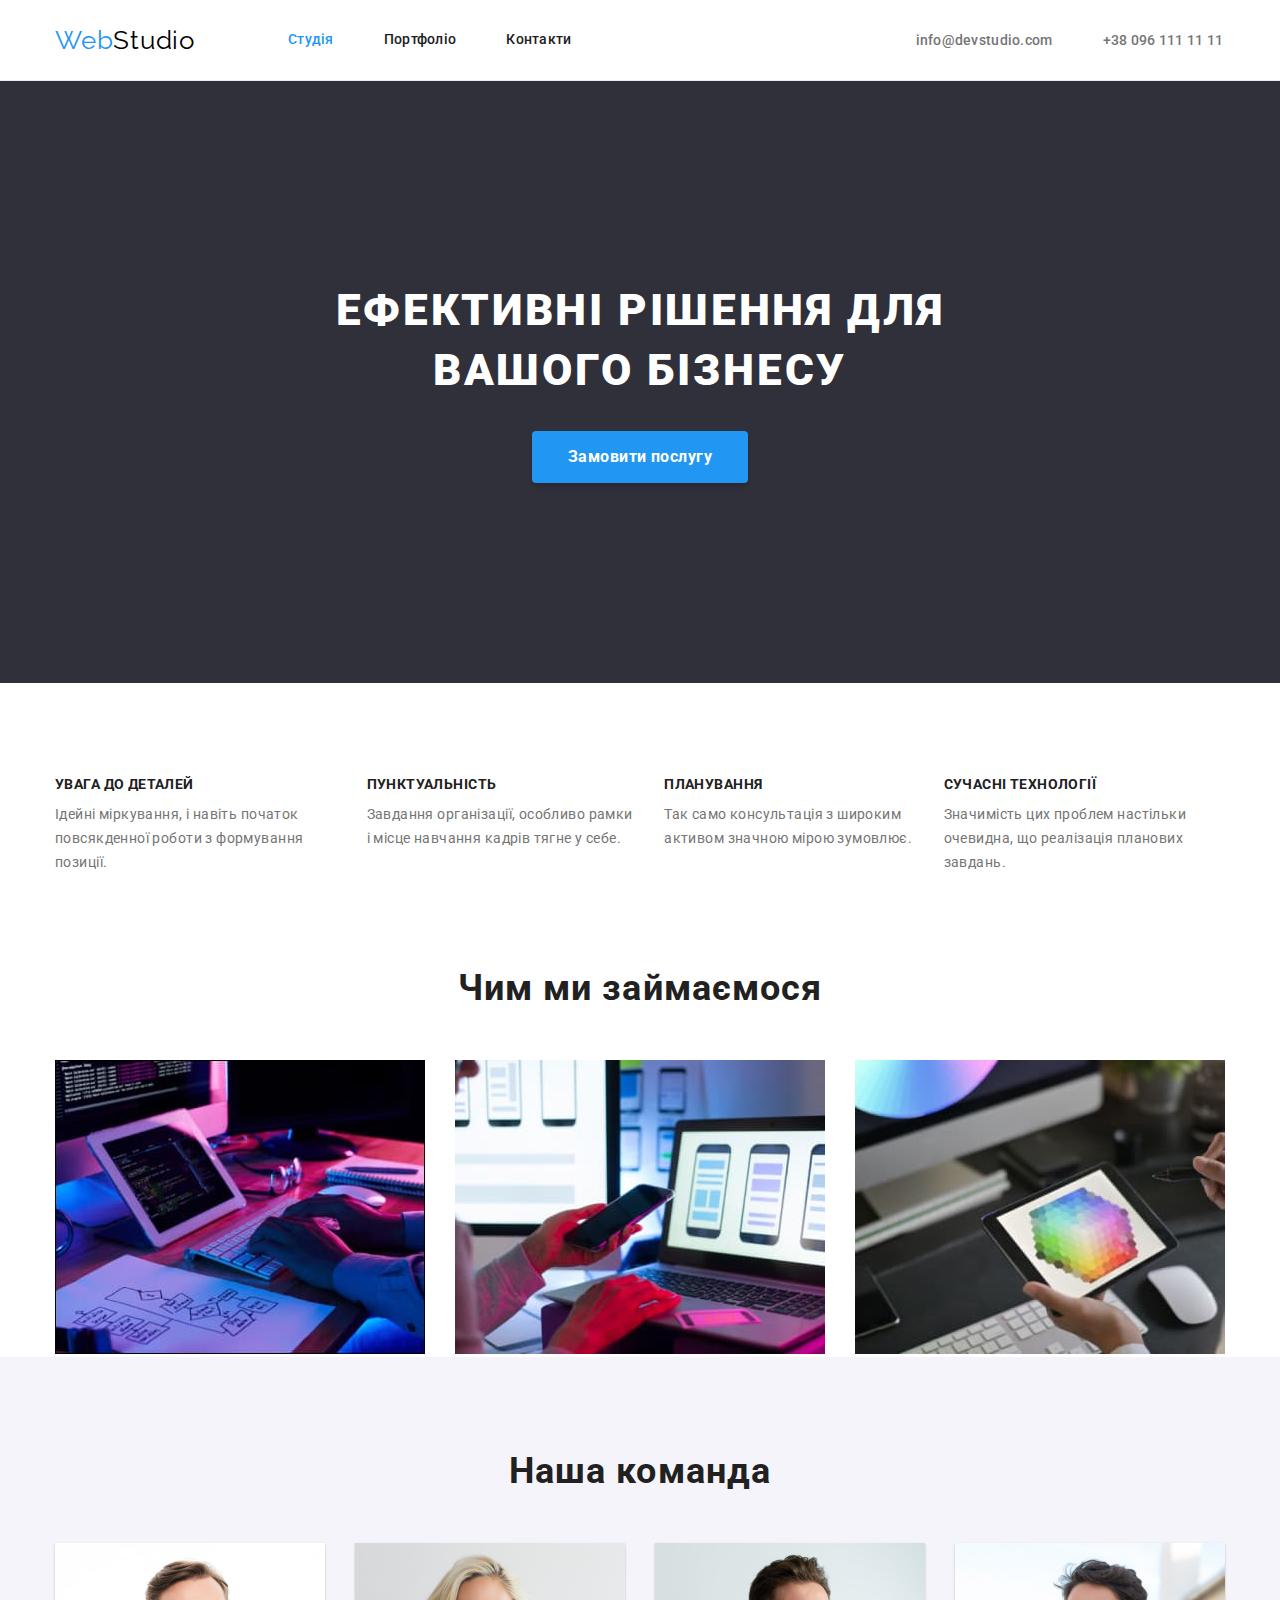
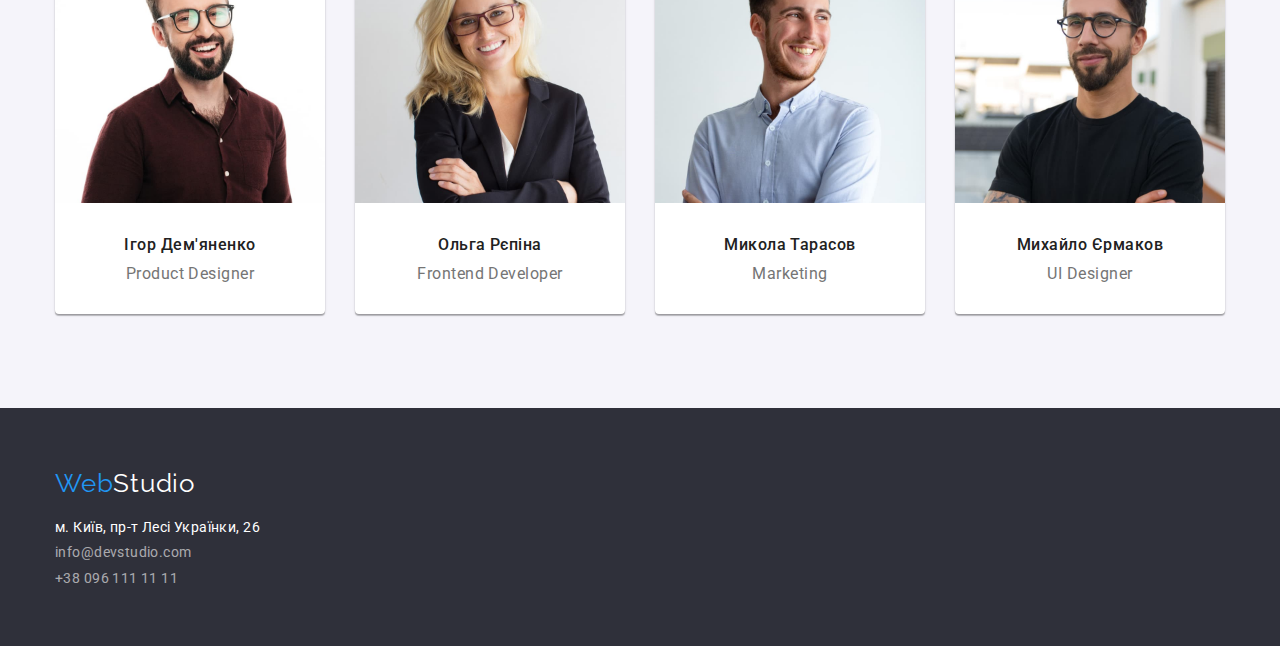
<file: index.html>
<!DOCTYPE html>
<html lang="uk">
<head>
    <meta charset="UTF-8">
    <meta http-equiv="X-UA-Compatible" content="IE=edge">
    <meta name="viewport" content="width=device-width, initial-scale=1.0">
    <link
        href="https://fonts.googleapis.com/css2?family=Raleway:wght@700&family=Roboto:wght@400;500;700;900&display=swap"
        rel="stylesheet">
    <link rel="stylesheet" href="https://cdnjs.cloudflare.com/ajax/libs/modern-normalize/1.1.0/modern-normalize.min.css">
    <link rel="stylesheet" href="./css/styles.css" >
    <title>Веб-студія</title>
</head>
<body>

    <!--Верхня лінія-->
   <header class="header-line">
    <div class="container main-header">
    <a href="./index.html" class="logo">
        <span class="logo-web">Web</span><span class="logo-studio">Studio</span>
    </a>
    
    <ul class="site-nav list">
        <li><a href="./index.html" class="link active">Студія</a></li>
        <li><a href="./portfolio.html" class="link">Портфоліо</a></li>
        <li><a href="#" class="link">Контакти</a></li>
    </ul>

    <ul class="contacts-list list">
        <li><a href="mailto:info@devstudio.com" class="link">info@devstudio.com</a></li>
        <li><a href="tel:+380961111111" class="link">+38 096 111 11 11</a></li>
    </ul>
    </div>
   </header> 
   <main class="main">
    <!--Шапка-->
    <section class="main page">
        <h1 class="main-title">Ефективні рішення для вашого бізнесу</h1>
        <button type="button" class="button">Замовити послугу</button>
    </section>

   <!--Наші переваги-->
   <section class="advantages section">
    <div class="container">
    <h2 class="visually-hidden">Наші переваги</h2>
    <ul class="advantages-list list">
        <li class="advantages-item">
            <h3 class="advantages-title">УВАГА ДО ДЕТАЛЕЙ</h3>
            <p class="advantages-desc">Ідейні міркування, і навіть початок повсякденної роботи з формування позиції.</p>
        </li>
        <li class="advantages-item">
            <h3 class="advantages-title">ПУНКТУАЛЬНІСТЬ</h3>
            <p class="advantages-desc">Завдання організації, особливо рамки і місце навчання кадрів тягне у себе.</p>
        </li>
        <li class="advantages-item">
            <h3 class="advantages-title">ПЛАНУВАННЯ</h3>
            <p class="advantages-desc">Так само консультація з широким активом значною мірою зумовлює.</p>
        </li>
        <li class="advantages-item">
            <h3 class="advantages-title">СУЧАСНІ ТЕХНОЛОГІЇ</h3>
            <p class="advantages-desc">Значимість цих проблем настільки очевидна, що реалізація планових завдань.</p>
        </li>
    </ul>
    </div>
    </section>

    <!--Чим ми займаємося-->
    <section class="occupation section no-padding">
    <div class="container">
    <h2 class="occupation-title">Чим ми займаємося</h2>
    <ul class="work-list list">
        <li class="work-list-item">
            <img src="./images/picture1.jpg"
                alt="Чоловік друкує на клавіатурі Apple, дивлячись у планшет" width="370">
        </li>
        <li class="work-list-item">
            <img src="./images/picture2.jpg"
                alt="Людина тримає Iphone, працюючи за Macbook Air" width="370">
        </li>
        <li class="work-list-item">
            <img src="./images/picture3.jpg"
                alt="Людина працює з палітрою кольорів на планшеті" width="370">
        </li>
    </ul>
    </div>
   </section>

   <!--Наша команда-->
   <section class="team section">
    <div class="container">
    <h2 class="team-title">Наша команда</h2>
    <ul class="workers list">
        <li class="workers-item">
            <img src="./images/product_designer.jpg"
                alt="На фото зображений Ігор Дем'яненко" width="270">
            <div class="workers-info"><h3 class="name">Ігор Дем'яненко</h3>
            <p class="position">Product Designer</p></div>
        </li>
        <li class="workers-item">
            <img src="./images/frontend_developer.jpg"
                alt="На фото зображена Ольга Рєпіна" width="270">
            <div class="workers-info"><h3 class="name">Ольга Рєпіна</h3>
            <p class="position">Frontend Developer</p></div>
        </li>
        <li class="workers-item">
            <img src="./images/marketing.jpg"
                alt="На фото зображений Микола Тарасов" width="270">
            <div class="workers-info"><h3 class="name">Микола Тарасов</h3>
            <p class="position">Marketing</p></div>
        </li>
        <li class="workers-item">
            <img src="./images/ui_designer.jpg"
                alt="На фото зображений Михайло Єрмаков" width="270">
            <div class="workers-info"><h3 class="name">Михайло Єрмаков</h3>
            <p class="position">UI Designer</p></div>
        </li>
    </ul>
    </div>
   </section>
   </main>

<!--Підвал-->
   <footer class="info">
    <div class="container">
    <a href="./index.html" class="logo logo-footer">
        <span class="logo-web">Web</span><span class="logo-studio-white">Studio</span>
    </a>

        <address>
        <ul class="list">
            <li class="contacts-footer"><a href="https://goo.gl/maps/CPtrU1FHBa2aNyZL9" target="_blank" rel="noopener noreferrer nofollow" class="location">м. Київ, пр-т Лесі Українки, 26</a></li>
            <li class="contacts-footer"><a href="mailto:info@devstudio.com" class="contacts-item">info@devstudio.com</a></li>
            <li class="contacts-footer"><a href="tel:+380961111111" class="contacts-item telephone">+38 096 111 11 11</a></li>
        </ul>
        </address>
    </div>
   </footer>
</body>
</html>
</file>
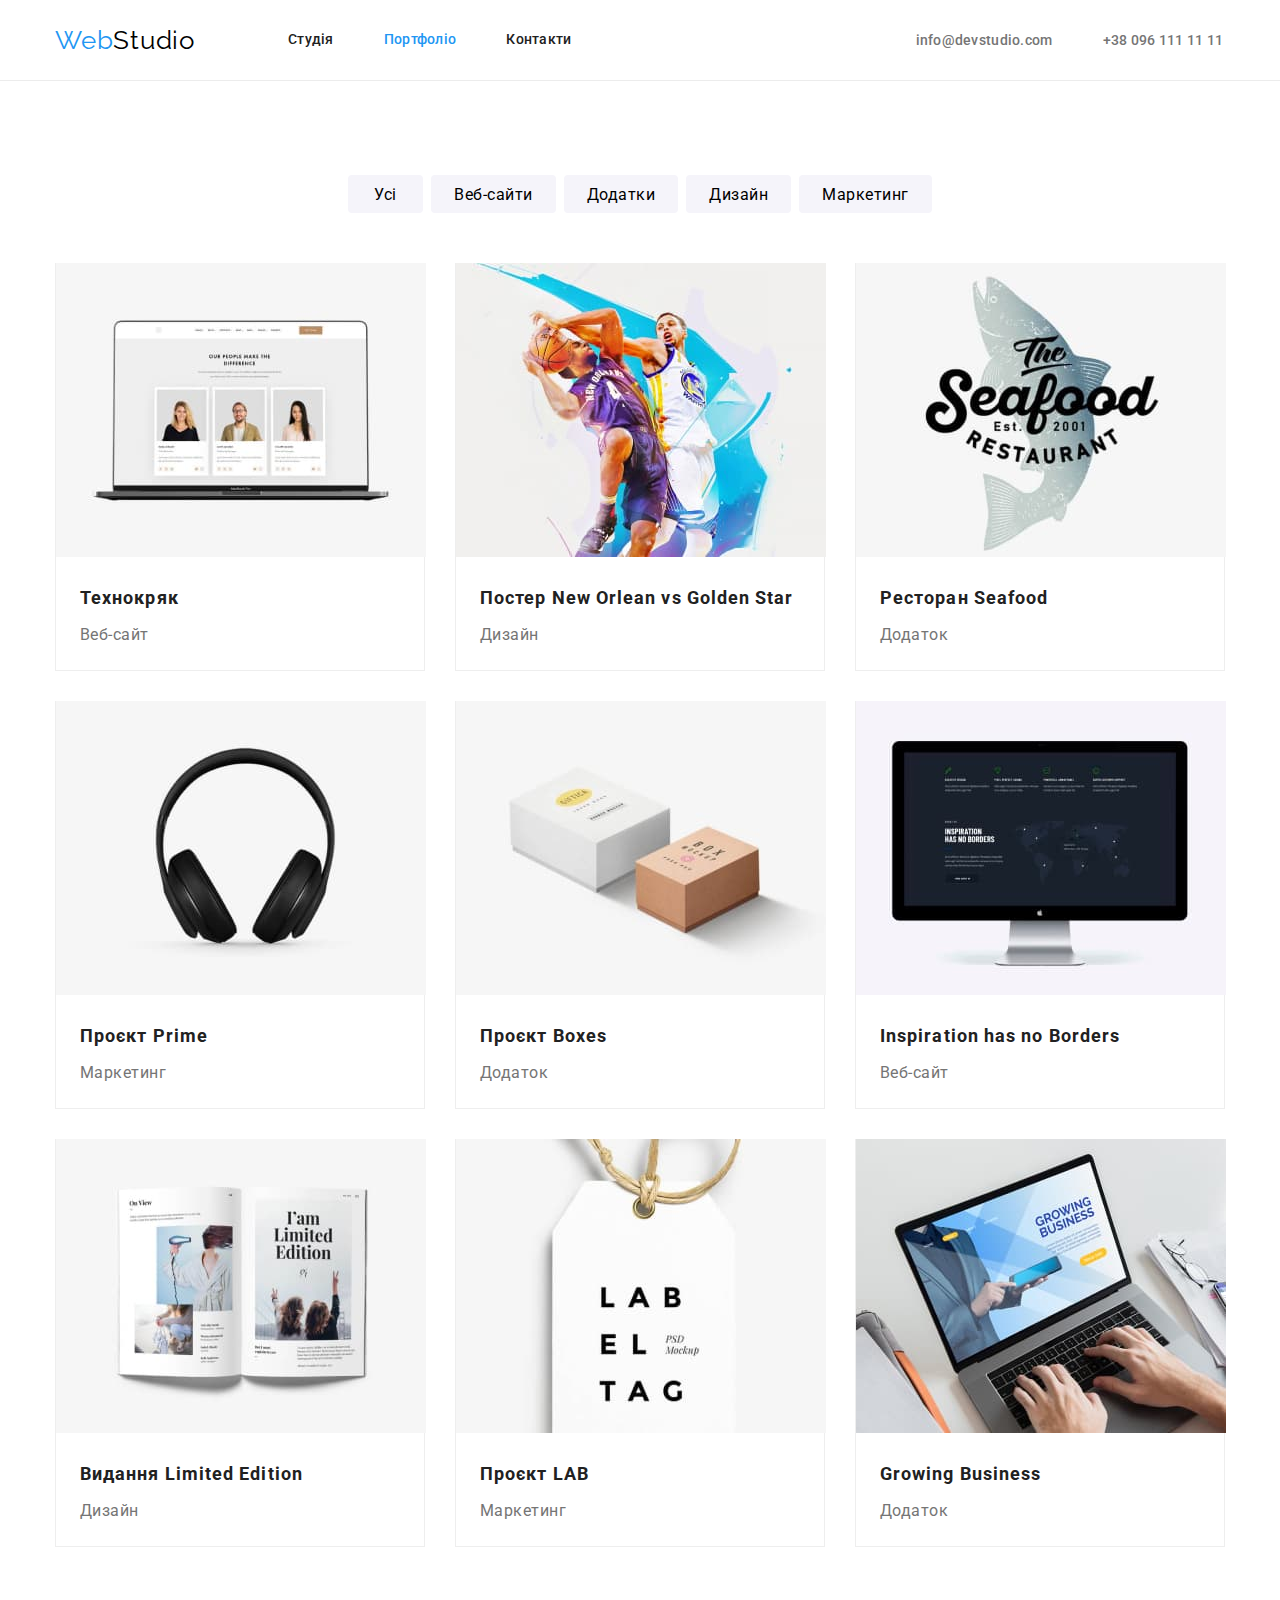
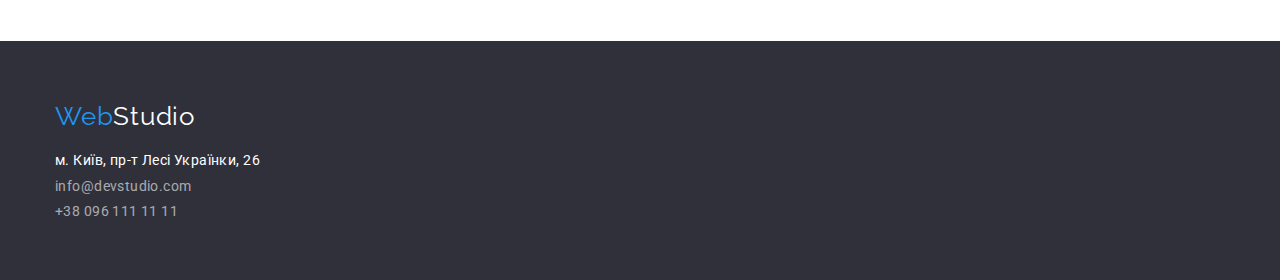
<file: portfolio.html>
<!DOCTYPE html>
<html lang="uk">

<head>
    <meta charset="UTF-8">
    <meta http-equiv="X-UA-Compatible" content="IE=edge">
    <meta name="viewport" content="width=device-width, initial-scale=1.0">
    <link
        href="https://fonts.googleapis.com/css2?family=Raleway:wght@700&family=Roboto:wght@400;500;700;900&display=swap"
        rel="stylesheet">
    <link rel="stylesheet"
            href="https://cdnjs.cloudflare.com/ajax/libs/modern-normalize/1.1.0/modern-normalize.min.css">
    <link rel="stylesheet" href="./css/styles.css" >
    <title>Веб-студія</title>
</head>
<body>
    <!--Верхня лінія-->
    <header class="header-line">
        <div class="container main-header">
            <a href="./index.html" class="logo">
                <span class="logo-web">Web</span><span class="logo-studio">Studio</span>
            </a>

            <ul class="site-nav list">
                <li><a href="./index.html" class="link">Студія</a></li>
                <li><a href="./portfolio.html" class="link active">Портфоліо</a></li>
                <li><a href="#" class="link">Контакти</a></li>
            </ul>

        <ul class="contacts-list list">
            <li><a href="mailto:info@devstudio.com" class="link">info@devstudio.com</a></li>
            <li><a href="tel:+380961111111" class="link">+38 096 111 11 11</a></li>
        </ul>
        </div>
    </header>
<main>
    <section class="section">
    <div class="container">
    <h1 class="visually-hidden">Контент сторінки Portfolio</h1>

    <ul class="buttons list">
        <li class="buttons-menu"><button type="button" class="link-all current">Усі</button></li>
        <li class="buttons-menu"><button type="button" class="link-site">Веб-сайти</button></li>
        <li class="buttons-menu"><button type="button" class="link-apps">Додатки</button></li>
        <li class="buttons-menu"><button type="button" class="link-design">Дизайн</button></li>
        <li class="buttons-menu"><button type="button" class="link-marketing">Маркетинг</button></li>
    </ul>

        <ul class="portfolio list">
            <li class="portfolio-element">
                <img src="./images/portfolio1.jpg"
                    alt="На фото зображений Macbook" width="370">
                <div class="portfolio-box"><h2 class="title-portfolio">Технокряк</h2>
                <p class="category portfolio-text">Веб-сайт</p></div>
            </li>
            <li class="portfolio-element">
                <img src="./images/portfolio2.jpg"
                    alt="На фото зображені гравці у баскетбол" width="370">
                <div class="portfolio-box"><h2 class="title-portfolio">Постер New Orlean vs Golden Star</h2>
                <p class="category portfolio-text">Дизайн</p></div>
            </li>
            <li class="portfolio-element">
                <img src="./images/portfolio3.jpg"
                    alt="На фото зображено лого ресторану Seafood" width="370">
                <div class="portfolio-box"><h2 class="title-portfolio">Ресторан Seafood</h2>
                <p class="category portfolio-text">Додаток</p></div>
            </li>
            <li class="portfolio-element">
                <img src="./images/portfolio4.jpg"
                    alt="На фото зображені чорні навушники" width="370">
                <div class="portfolio-box"><h2 class="title-portfolio">Проєкт Prime</h2>
                <p class="category portfolio-text">Маркетинг</p></div>
            </li>
            <li class="portfolio-element">
                <img src="./images/portfolio5.jpg"
                    alt="На фото зображені дві коробки" width="370">
                <div class="portfolio-box"><h2 class="title-portfolio">Проєкт Boxes</h2>
                <p class="category portfolio-text">Додаток</p></div>
            </li>
            <li class="portfolio-element">
                <img src="./images/portfolio6.jpg"
                    alt="На фото зображений монітор Apple" width="370">
                <div class="portfolio-box"><h2 class="title-portfolio">Inspiration has no Borders</h2>
                <p class="category portfolio-text">Веб-сайт</p></div>
            </li>
            <li class="portfolio-element">
                <img src="./images/portfolio7.jpg"
                    alt="На фото зображений журнал Limited Edition" width="370">
                <div class="portfolio-box"><h2 class="title-portfolio">Видання Limited Edition</h2>
                <p class="category portfolio-text">Дизайн</p></div>
            </li>
            <li class="portfolio-element">
                <img src="./images/portfolio8.jpg"
                    alt="На фото зображена етикетка" width="370">
                <div class="portfolio-box"><h2 class="title-portfolio">Проєкт LAB</h2>
                <p class="category portfolio-text">Маркетинг</p></div>
            </li>
            <li class="portfolio-element">
                <img src="./images/portfolio9.jpg"
                    alt="На фото зображно друкування на Macbook" width="370">
                <div class="portfolio-box"><h2 class="title-portfolio">Growing Business</h2>
                <p class="category portfolio-text">Додаток</p></div>
            </li>
        </ul>
    </div>
    </section>
</main>

    <!--Підвал-->
<footer class="info">
    <div class="container">
        <a href="./index.html" class="logo logo-footer">
            <span class="logo-web">Web</span><span
                class="logo-studio-white">Studio</span>
        </a>

        <address>
            <ul class="list">
                <li class="contacts-footer"><a href="https://goo.gl/maps/CPtrU1FHBa2aNyZL9"
                        target="_blank" rel="noopener noreferrer nofollow"
                        class="location">м. Київ, пр-т Лесі Українки, 26</a>
                </li>
                <li class="contacts-footer"><a href="mailto:info@devstudio.com"
                        class="contacts-item">info@devstudio.com</a></li>
                <li class="contacts-footer"><a href="tel:+380961111111"
                        class="contacts-item telephone">+38 096 111 11 11</a>
                </li>
            </ul>
        </address>
    </div>
</footer>
</body>
</html>
</file>
<file: css/styles.css>
:root {
    --title-text-color: #212121;
    --description-text-color: #757575;
    --white-color: #FFFFFF;
    --accent-color: #2196F3;
    --black-color: #000000;
    --secondary-bg-color: #F5F4FA;
    --dark-bg-coolor: #2F303A;
}

body {
    height: 100%;
    background-color: var(--white-color);
    color: var(--title-text-color);
    font-family: Roboto, sans-serif;
    font-size: 14px;
    margin: 0;
}

.main {
    flex: 1 1 auto;
}
/* чорний #212121; */

/* сірий #757575 */

/* білий #FFFFFF */

/* акцент #2196F3 */ 

/* другорядний колір фону #F5F4FA */

/* акцентний колір фону #2F303A */

.list {
    padding: 0;
    margin: 0;
    list-style: none;
}

h1,h2,h3,h4,h5,h6,p,ul {
    margin-top: 0;
    margin-bottom: 0;
}

.logo {
    font-family: Raleway, sans-serif;
    font-size: 26px;
    line-height: 1.19;
    text-decoration: none;
    letter-spacing: 0.03em;
}

.logo-web {
    color: var(--accent-color);
}

.logo-studio {
    color: var(--black-color);
}

.logo-studio-white {
    color: var(--white-color);
}

.logo-footer {
    display: block;
    margin-bottom: 20px;
}

.info {
    padding-top: 60px;
    padding-bottom: 60px;
}

/* Page header */

.main-header {
    display: flex;
    align-items: center;
}

.container {
    width: 1200px;
    padding-left: 15px;
    padding-right: 15px;
    margin: 0 auto;
}

.header-line {
    border-bottom: 1px solid #ECECEC;
}

/* Site nav */

.advantages-list {
    display: flex;
}

.site-nav {
    display: flex;
    margin-left: 93px;
    margin-right: 344px;

}

.site-nav li + li {
    margin-left: 50px;
}

.work-list .work-list-item + .work-list-item,
.advantages-list .advantages-item + .advantages-item,
.workers .workers-item + .workers-item {
    margin-left: 30px;
}

.work-list {
    display: flex;
    margin-right: auto;
    margin-left: auto;
    width: 1170px;
}

.image {
    display: block;
}

.workers {
    display: flex;
    margin-right: auto;
    margin-left: auto;
}

.workers-info {
    padding-top: 30px;
    padding-bottom: 30px;
}

/*.site-nav li:not(:last-child) {
    margin-right: 50px;
} */

.site-nav a {
    display: block;
    padding-top: 32px;
    padding-bottom: 32px;
    color: var(--title-text-color);
    font-weight: 500;
    line-height: 1.14;
    letter-spacing: 0.02em;
    text-decoration: none;
}

.site-nav .link:hover,
.site-nav .link:focus,
.contacts-list .link:hover,
.contacts-list .link:focus {
color: var(--accent-color);
}

.contacts-item:hover,
.contacts-item:focus {
    color: var(--accent-color);
}

.contacts-list a {
    margin-top: 32px;
    margin-bottom: 32px;
    color: var(--description-text-color);
    font-weight: 500;
    line-height: 1.14;
    text-decoration: none;
    letter-spacing: 0.02em;
}

.contacts-list li + li {
    margin-left: 50px;
}

.contacts-list {
    display: flex;
}

/* Hero */

.main.page {
    text-align: center;
    padding: 200px 0 200px
}

.main-title {
    margin-top: 0;
    margin-bottom: 30px;
    margin-left: auto;
    margin-right: auto;
    width: 696px;
    color: var(--white-color);
    font-weight: 900;
    font-size: 44px;
    line-height: 1.36;
    text-transform: uppercase;
    letter-spacing: 0.06em;
    margin-bottom: 30px
}

.page, .info {
    background-color: var(--dark-bg-coolor);
}

.section {
    padding-top: 94px;
    padding-bottom: 94px;
}


.section.no-padding {
    padding-top: 0;
    padding-bottom: 0;
}

.advantages-title {
    margin-top: 0;
    margin-bottom: 10px;
    font-size: 14px;
    line-height: 1.14;
    text-transform: uppercase;
    letter-spacing: 0.03em;
}

.advantages-desc {
    margin-top: 0;
    margin-bottom: 0;
    color: var(--description-text-color);
    line-height: 1.71;
    letter-spacing: 0.03em;
}

.team {
    background-color: var(--secondary-bg-color);
}

.occupation-title, .team-title {
    margin-top: 0;
    margin-bottom: 50px;
    font-size: 36px;
    line-height: 1.16;
    letter-spacing: 0.03em;
    text-align: center;
}

.team-title{
    font-size: 36px;
    line-height: 1.16;
    letter-spacing: 0.03em;
}

.name {
    margin-top: 0;
    margin-bottom: 10px;
    font-weight: 500;
    font-size: 16px;
    line-height: 1.18;
    text-align: center;
    letter-spacing: 0.03em;
}

.workers-item {
    background-color: var(--white-color);
    box-shadow: 0px 1px 3px rgba(0, 0, 0, 0.12), 0px 1px 1px rgba(0, 0, 0, 0.14), 0px 2px 1px rgba(0, 0, 0, 0.2);
    border-radius: 0px 0px 4px 4px;
}

.position {
    margin-top: 0;
    color: var(--description-text-color);
    font-size: 16px;
    line-height: 1.18;
    text-align: center;
    letter-spacing: 0.03em;
}

.location {
    display: block;
    color: var(--white-color);
    font-style: normal;
    line-height: 1.17;
    text-decoration: none;
    letter-spacing: 0.03em;
}

.contacts-item {
    display: block;
    margin-top: 0;
    font-style: normal;
    color: rgba(255, 255, 255, 0.6);
    line-height: 1.17;
    text-decoration: none;
    letter-spacing: 0.03em;
}

.portfolio {
    display: flex;
    flex-wrap: wrap;
}

.portfolio-element {
    width: 370px;
    margin-right: 30px;
    margin-bottom: 30px;
    border-right: 1px solid #EEEEEE;
    border-left: 1px solid #EEEEEE;
    border-bottom: 1px solid #EEEEEE;
}

.portfolio-element:nth-child(3n) {
    margin-right: 0;
}

.portfolio-element:nth-last-child(-n + 3)  {
    margin-bottom: 0;
}

.title-portfolio {
    margin-top: 0;
    margin-bottom: 4px;
    font-size: 18px;
    line-height: 2;
    letter-spacing: 0.06em;
}

.category {
    margin-top: 0;
    color: var(--description-text-color);
    font-size: 16px;
    line-height: 1.88;
    letter-spacing: 0.03em;
}

.portfolio-box {
    padding: 20px 24px;
}

.contacts-footer {
    margin-bottom: 9px;
}

.contacts-footer:last-child {
    margin-bottom: 0;
}

/* Button */

.button {
    display: inline-block;
    border: 1px solid transparent;
    min-width: 216px;
    border-radius: 4px;
    box-shadow: 0px 4px 4px rgba(0, 0, 0, 0.15);
    padding: 10px 32px;
    background-color: var(--accent-color);
    color: var(--white-color);
    font-family: inherit;
    font-weight: 700;
    font-size: 16px;
    line-height: 1.88;
    letter-spacing: 0.03em;
    cursor: pointer;
    text-decoration: none;
    text-align: center;
}

.buttons {
    display: flex;
    justify-content: center;
    align-items: center;
    margin-bottom: 50px;
}

.buttons .buttons-menu:not(:last-child) {
    margin-right: 8px;
}

.buttons button {
    display: inline-block;
    border: 1px solid transparent;
    background-color: var(--secondary-bg-color);
    font-family: inherit;
    font-size: 16px;
    line-height: 1.62;
    letter-spacing: 0.03em;
    cursor: pointer;
    text-decoration: none;
    border-radius: 4px;
    text-align: center;
}

.buttons li :hover,
.buttons li :focus {
    color: var(--white-color);
    background-color: var(--accent-color);
    box-shadow: 0px 3px 1px rgba(0, 0, 0, 0.1), 0px 1px 2px rgba(0, 0, 0, 0.08), 0px 2px 2px rgba(0, 0, 0, 0.12);
}

.link-all {
    padding: 6px 25px;
    min-width: 73px;
    height: 38px;
    left: 512px;
    top: 174px;
}

.link-site {
    padding: 6px 22px;
    min-width: 125px;
    height: 38px;
    left: 593px;
    top: 174px;
}

.link-apps {
    padding: 6px 22px;
    min-width: 112px;
    height: 38px;
    left: 726px;
    top: 174px;
}

.link-design {
    padding: 6px 22px;
    min-width: 103px;
    height: 38px;
    left: 846px;
    top: 174px;
}

.link-marketing {
    padding: 6px 22px;
    min-width: 130px;
    height: 38px;
    left: 957px;
    top: 174px;
}

.visually-hidden {
    position: absolute;
    white-space: nowrap;
    width: 1px;
    height: 1px;
    overflow: hidden;
    border: 0;
    padding: 0;
    clip: rect(0 0 0 0);
    clip-path: inset(50%);
    margin: -1px;
}

ul .active {
    color: var(--accent-color);
}
</file>
